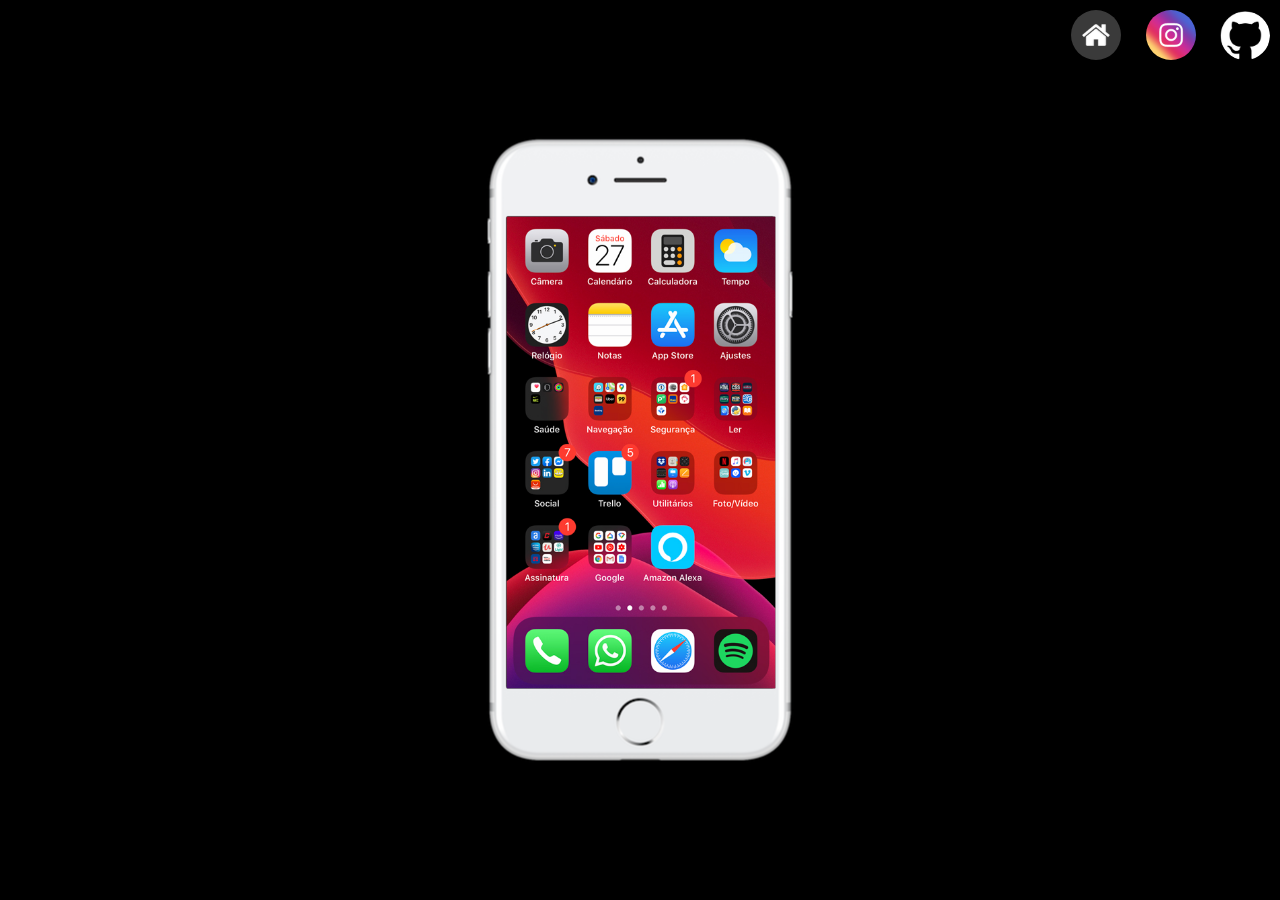
<file: index.html>
<!DOCTYPE html>
<html lang="pt-br">
<head>
    <meta charset="UTF-8">
    <meta name="viewport" content="width=device-width, initial-scale=1.0">
    <link rel="shortcut icon" href="images/favicon.ico" type="image/x-icon">
    <link rel="stylesheet" href="styles/style.css">
    <title>Projeto Redes Sociais</title>
</head>
<body>
    <main>
        <section id="telefone">
            <iframe src="home.html" name="tela" id="tela" frameborder="0">
                Ops! Infelizmente o seu navegador não é compatível com esse recurso.
            </iframe>
        </section>
        <section id="redes-sociais">
            <a href="home.html" target="tela"><img src="images/logo-home.jpg" alt="Home"></a>
            <!-- <a href="youtube.html" target="tela"><img src="images/logo-youtube.jpg" alt="YouTube"></a> Não tenho conteúdo próprio publicado no YouTube (ainda), não faz sentindo utilizar o canal do professor nesse exercício. Por isso o botão está oculto. 😅 -->
            <a href="instagram.html" target="tela"><img src="images/logo-instagram.jpg" alt="Instagram"></a>
            <!-- <a href="facebook.html" target="tela"><img src="images/logo-facebook.jpg" alt="Facebook"></a> Optei por não utilizar uma tela para o Facebook. -->
            <!-- <a href="#" target="tela"><img src="images/logo-twitter.jpg" alt="X (Twitter)"></a> No momento em que estou fazendo essa página o X (aintgo Twitter) está banido no Brasil. -->
            <a href="github.html" target="tela"><img src="images/logo-github.jpg" alt="GitHub"></a>
        </section>
    </main>
</body>
</html>
</file>
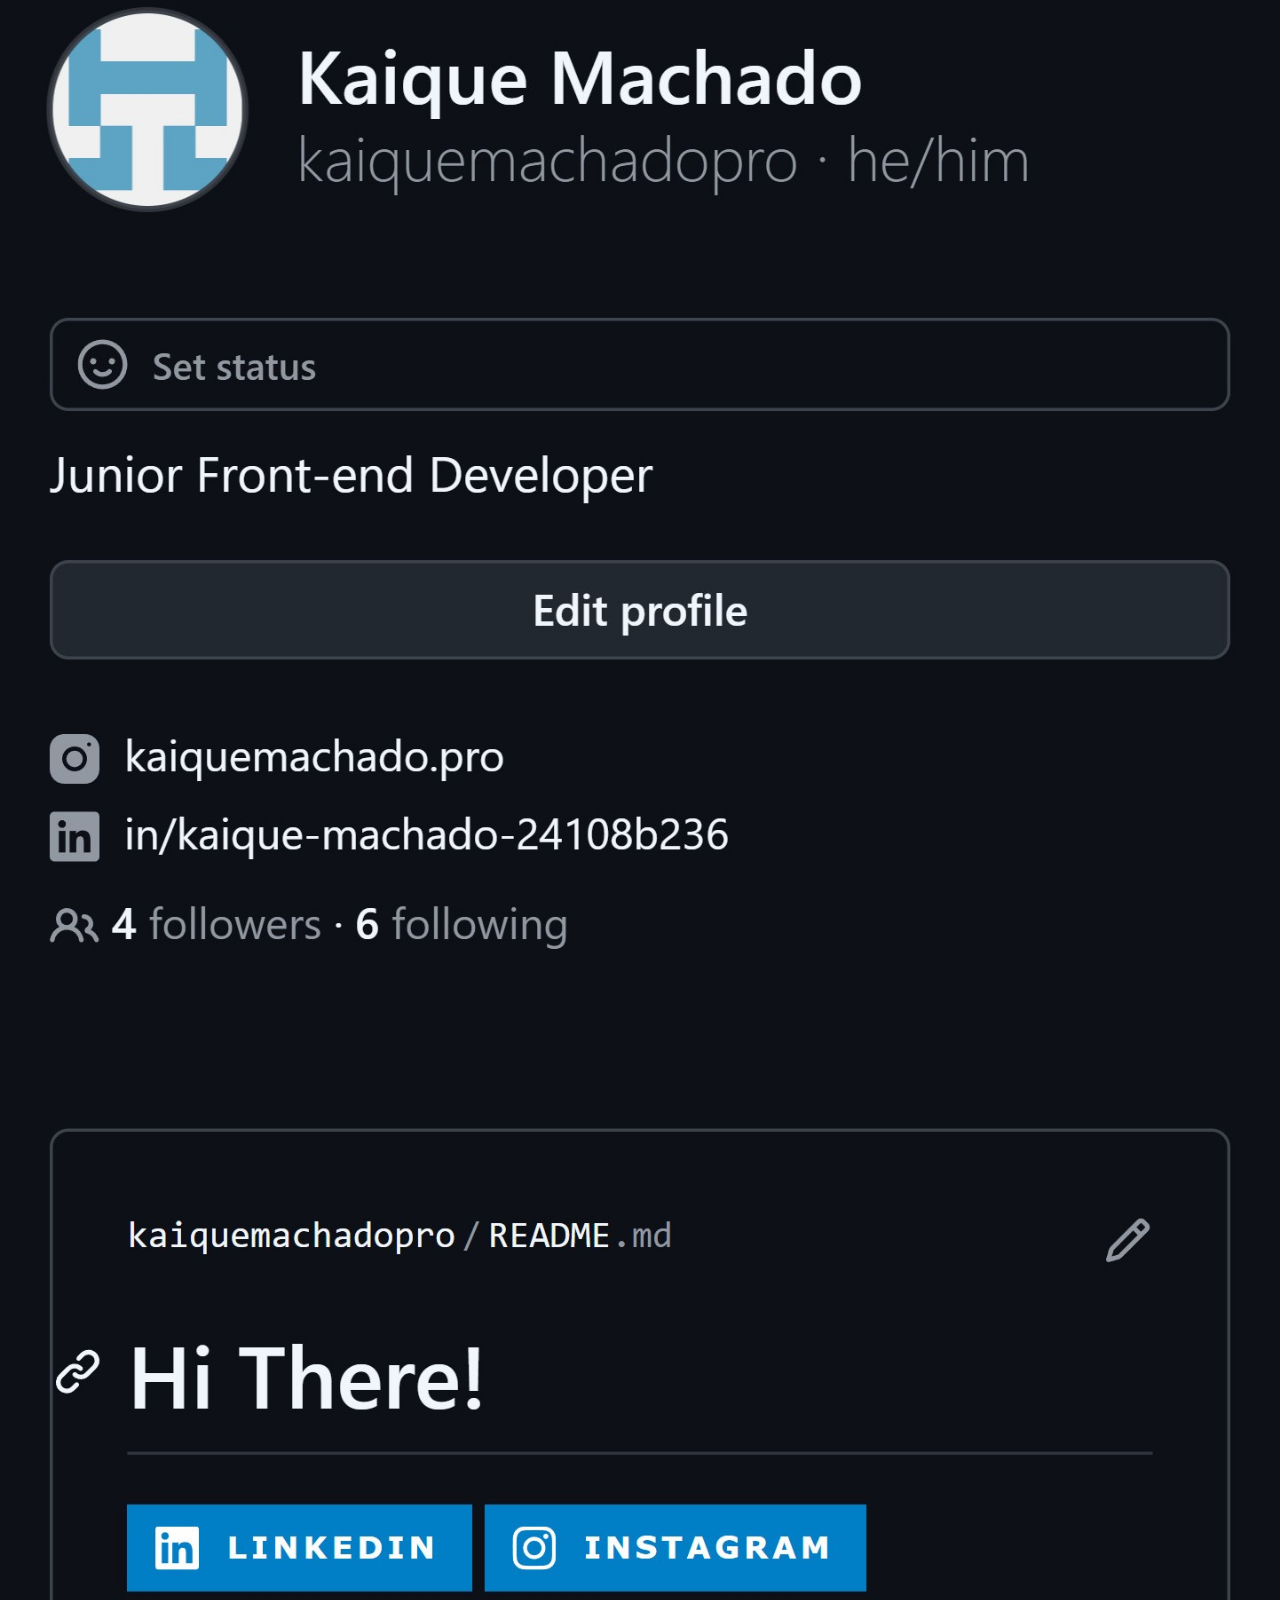
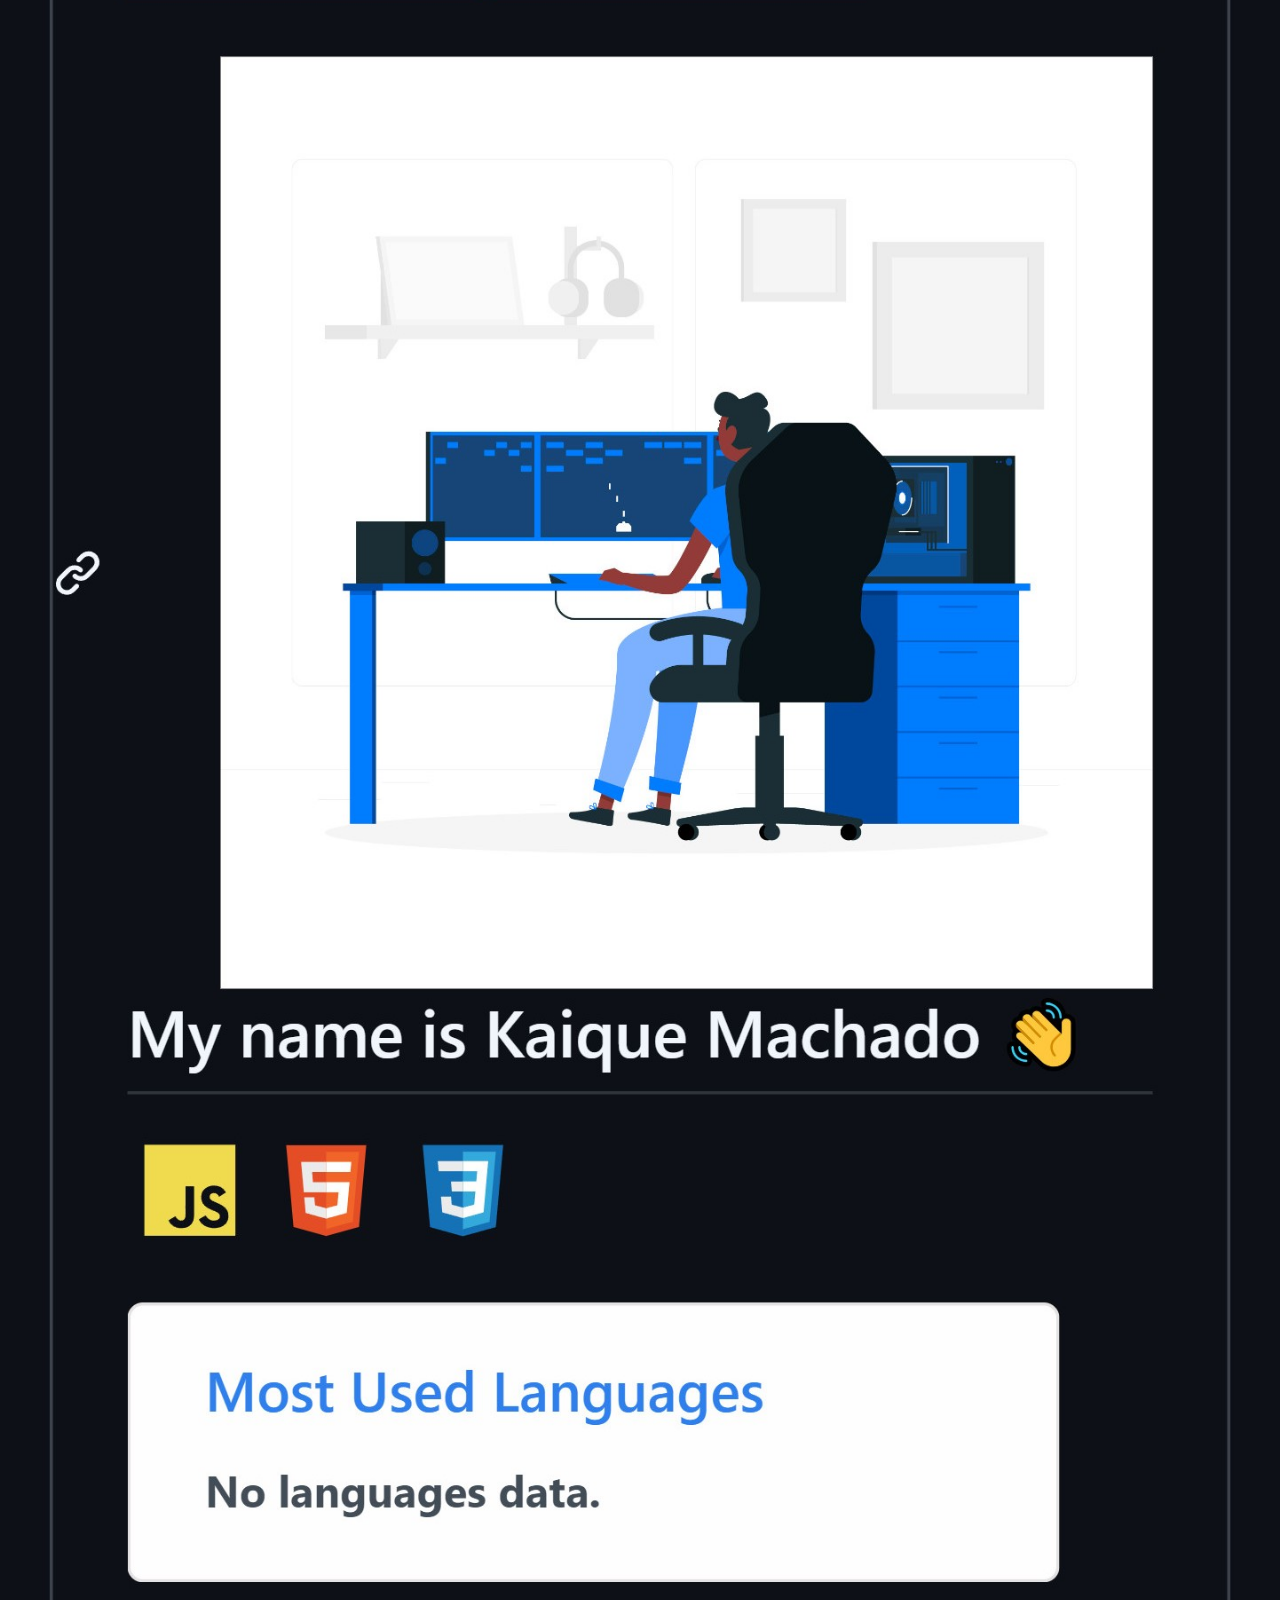
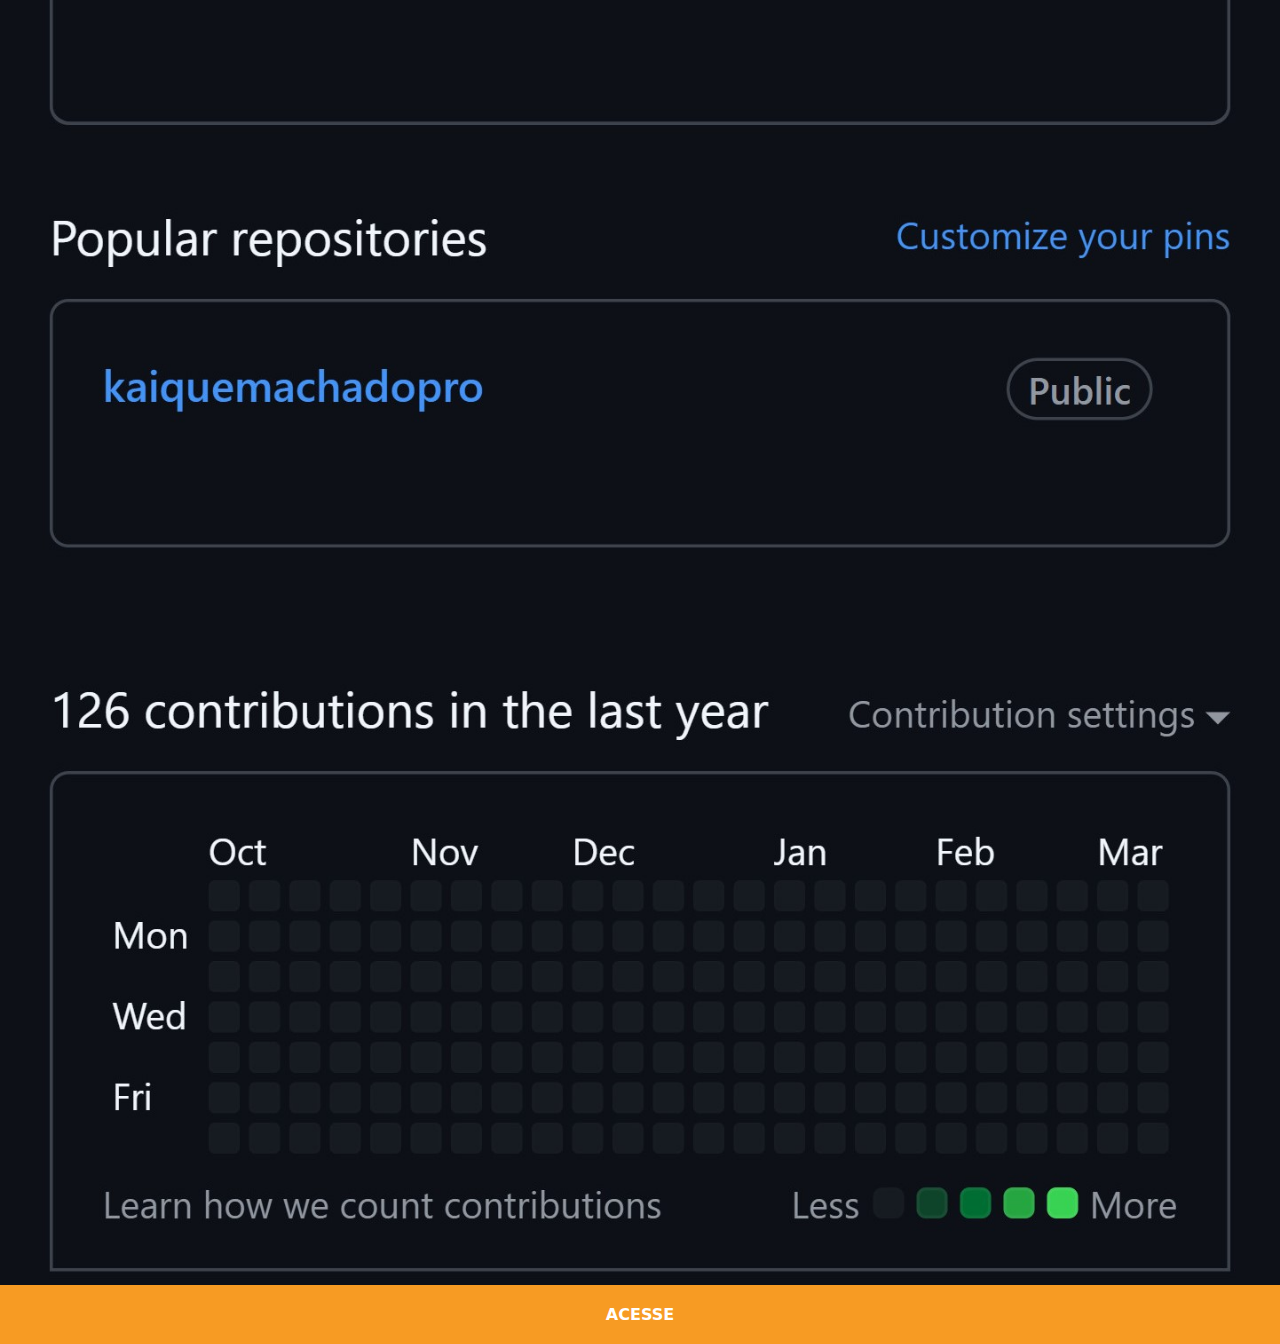
<file: github.html>
<!DOCTYPE html>
<html lang="pt-br">
<head>
    <meta charset="UTF-8">
    <meta name="viewport" content="width=device-width, initial-scale=1.0">
    <link rel="stylesheet" href="styles/social.css">
    <title>GitHub</title>
</head>
<body>
    <img src="images/tela-github.jpg" alt="GitHub">
    <a href="https://github.com/kaiquemachadopro" hreflang="en" rel="external" target="_blank">ACESSE</a>
</body>
</html>
</file>
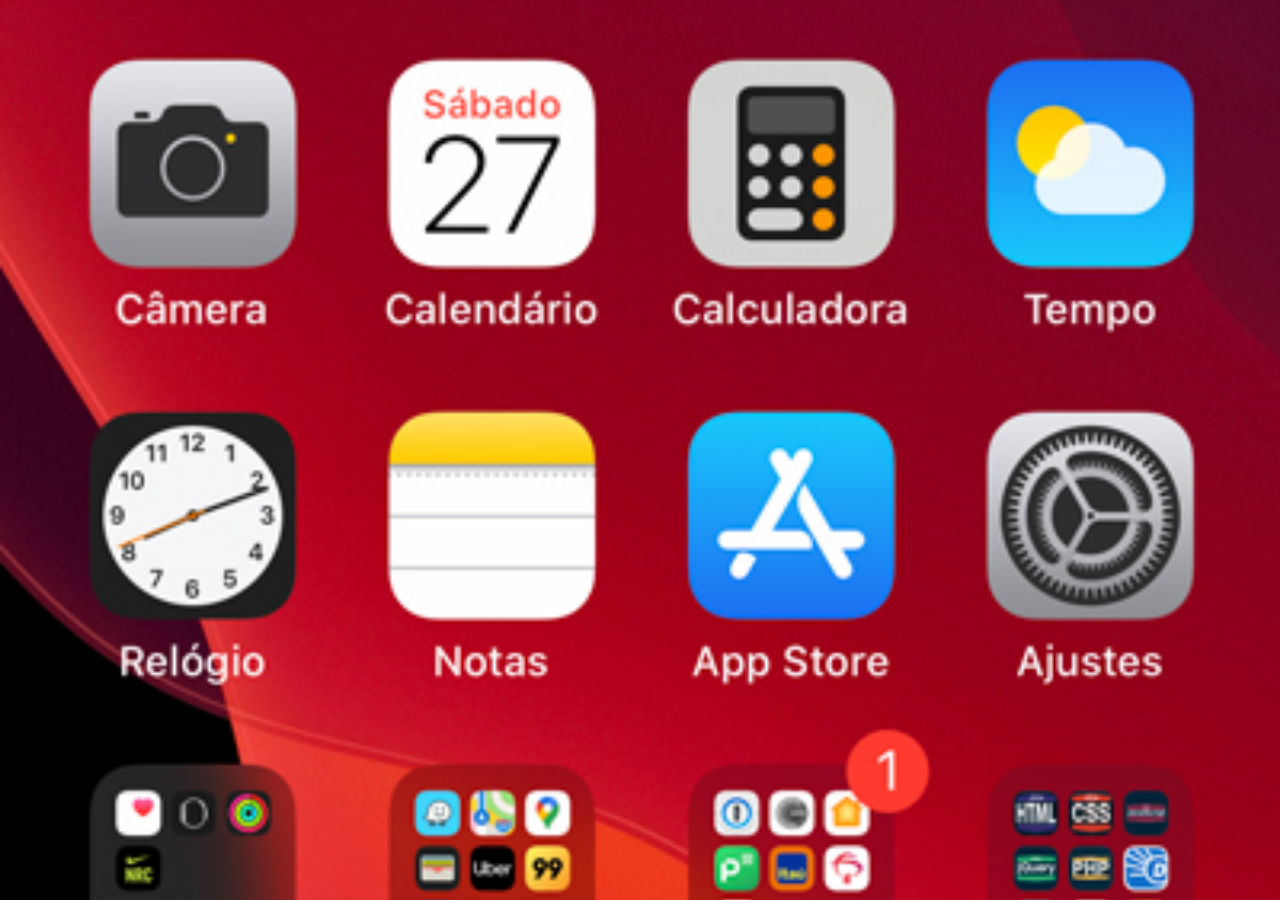
<file: home.html>
<!DOCTYPE html>
<html lang="pt-br">
<head>
    <meta charset="UTF-8">
    <meta name="viewport" content="width=device-width, initial-scale=1.0">
    <title>Home</title>
</head>
    <style>
        * {
            margin: 0px;
            padding: 0px;
        }

        body {
            width: 100vw;
            height: 100vh;
            background: black url('images/tela-home.jpg') no-repeat top center;
            background-size: cover;
        }
    </style>
<body>

</body>
</html>
</file>
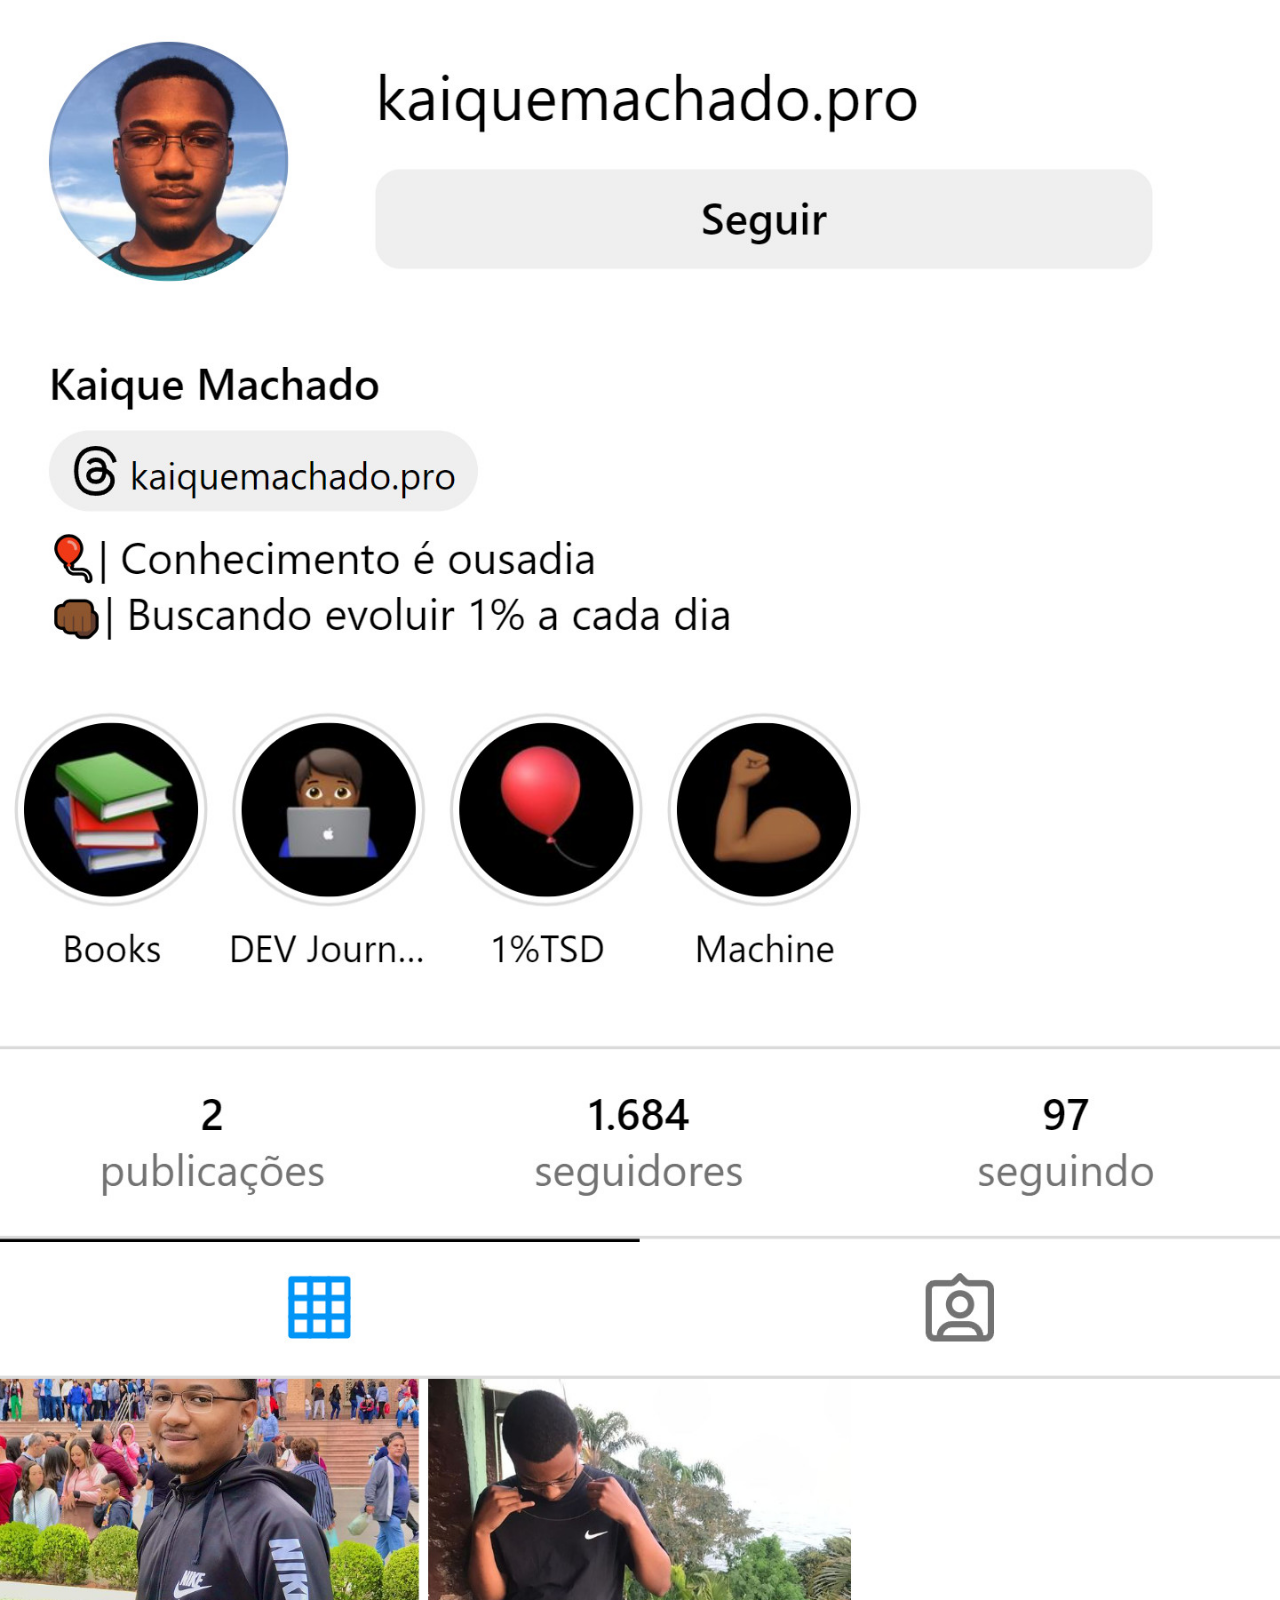
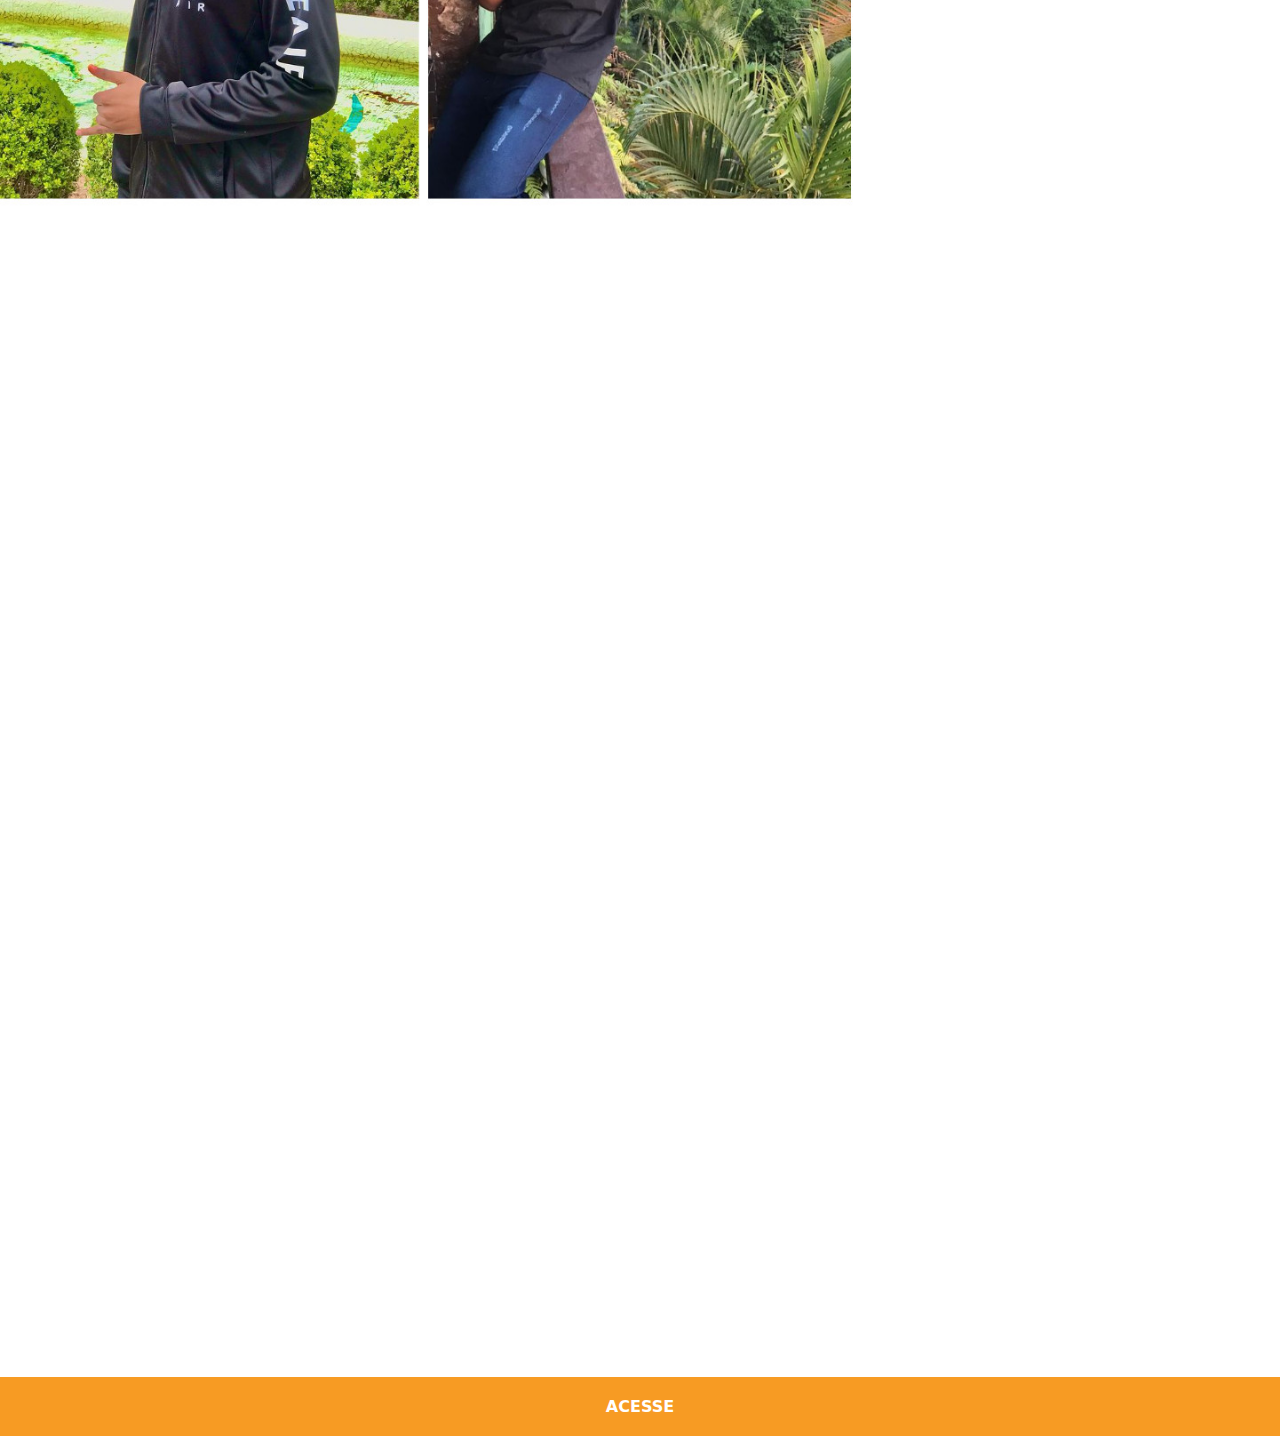
<file: instagram.html>
<!DOCTYPE html>
<html lang="en">
<head>
    <meta charset="UTF-8">
    <meta name="viewport" content="width=device-width, initial-scale=1.0">
    <link rel="stylesheet" href="styles/social.css">
    <title>Instagram</title>
</head>
<body>
    <img src="images/tela-instagram.jpg" alt="Instagram">
    <a href="https://instagram.com/kaiquemachado.pro" hreflang="pt-br" rel="external" target="_blank">ACESSE</a>
</body>
</html>
</file>
<file: styles/style.css>
@charset "UTF-8";

/* Configurações gerais */
* {
    margin: 0px;
    padding: 0px;
    font-family: Arial, Helvetica, sans-serif;
}

html, body {
    height: 100vh;
    width: 100vw;
    background-color: black;
}

/* Configurações do plano de fundo */
body {
    background-color: black;
    background-size: cover;
}

main {
    position: relative;
    height: 100vh;
}

section#telefone {
    position: absolute;
    top: 50%;
    left: 50%;
    transform: translate(-50%, -50%);
    
    height: 627px;
    width: 311px;
    background: url('../images/frame-iphone.png') no-repeat;
}

/* Configurações da tela Home */
iframe#tela {
    position: relative;
    top: 80px;
    left: 22px;
    width: 269px;
    height: 472px;
}

/* Configurações dos botões */
section#redes-sociais {
    text-align: right;
}

section#redes-sociais > a > img {
    width: 50px;
    margin: 10px;
    border-radius: 50%;
    box-shadow: 2px 2px 5px rgba(0, 0, 0, 0.400);
}

section#redes-sociais > a > img:hover {
    box-shadow: 5px 5px 10px rgba(0, 0, 0, 0.623);
    transform: translate(-4px, -4px);
    transition-duration: 0.2s;
}

section#redes-sociais > a > img:active {
    transform: scale(90%);
}
</file>
<file: styles/social.css>
@charset "UTF-8";

* {
    margin: 0px;
    padding: 0px;
    font-family: system-ui, -apple-system, BlinkMacSystemFont, 'Segoe UI', Roboto, Oxygen, Ubuntu, Cantarell, 'Open Sans', 'Helvetica Neue', sans-serif;
}

::-webkit-scrollbar {
    width: 0px;
    height: 0px;
}

img {
    width: 100vw;
    display: block;
}

a {
    display: block;
    background-color: rgb(247, 155, 35);
    color: white;
    padding: 20px;
    text-align: center;
    font-weight: bolder;
    text-decoration: none;
}

a:hover {
    background-color: rgb(255, 115, 0);
    transition: 1s;
}
</file>
